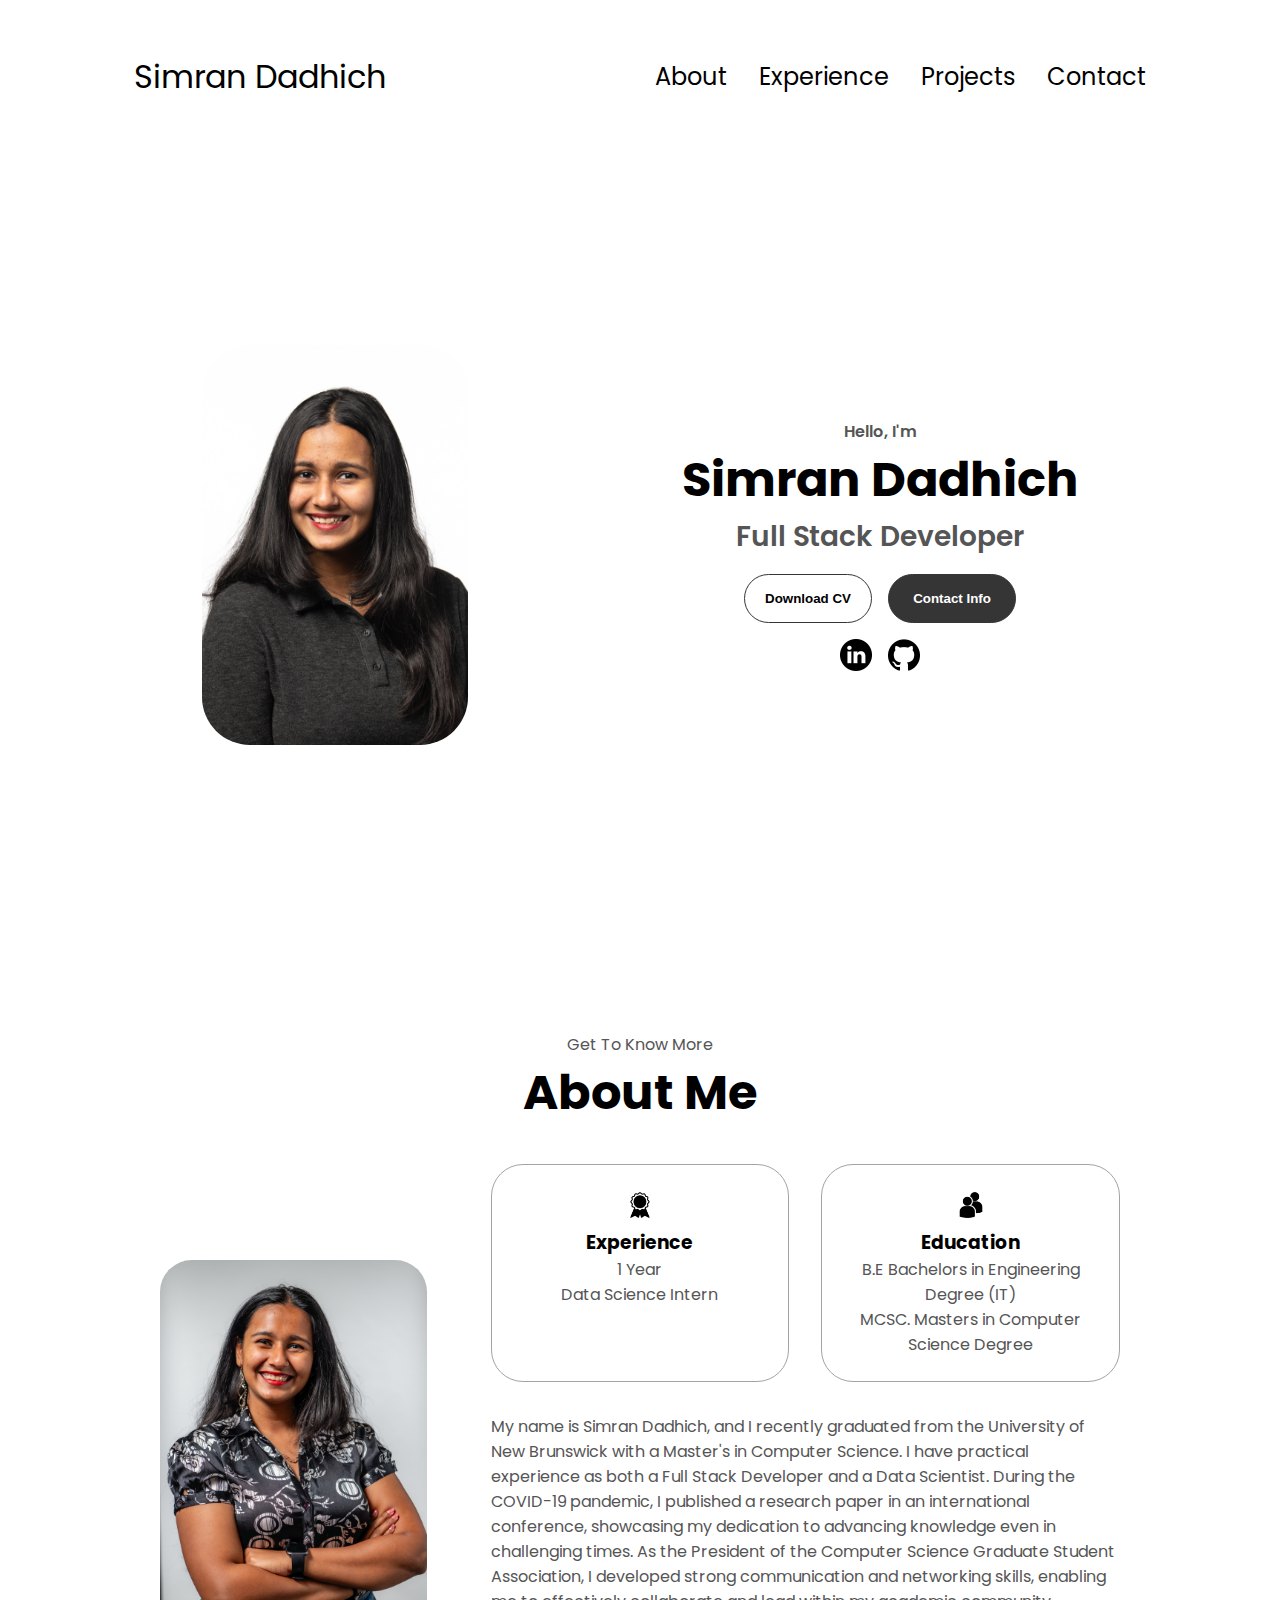
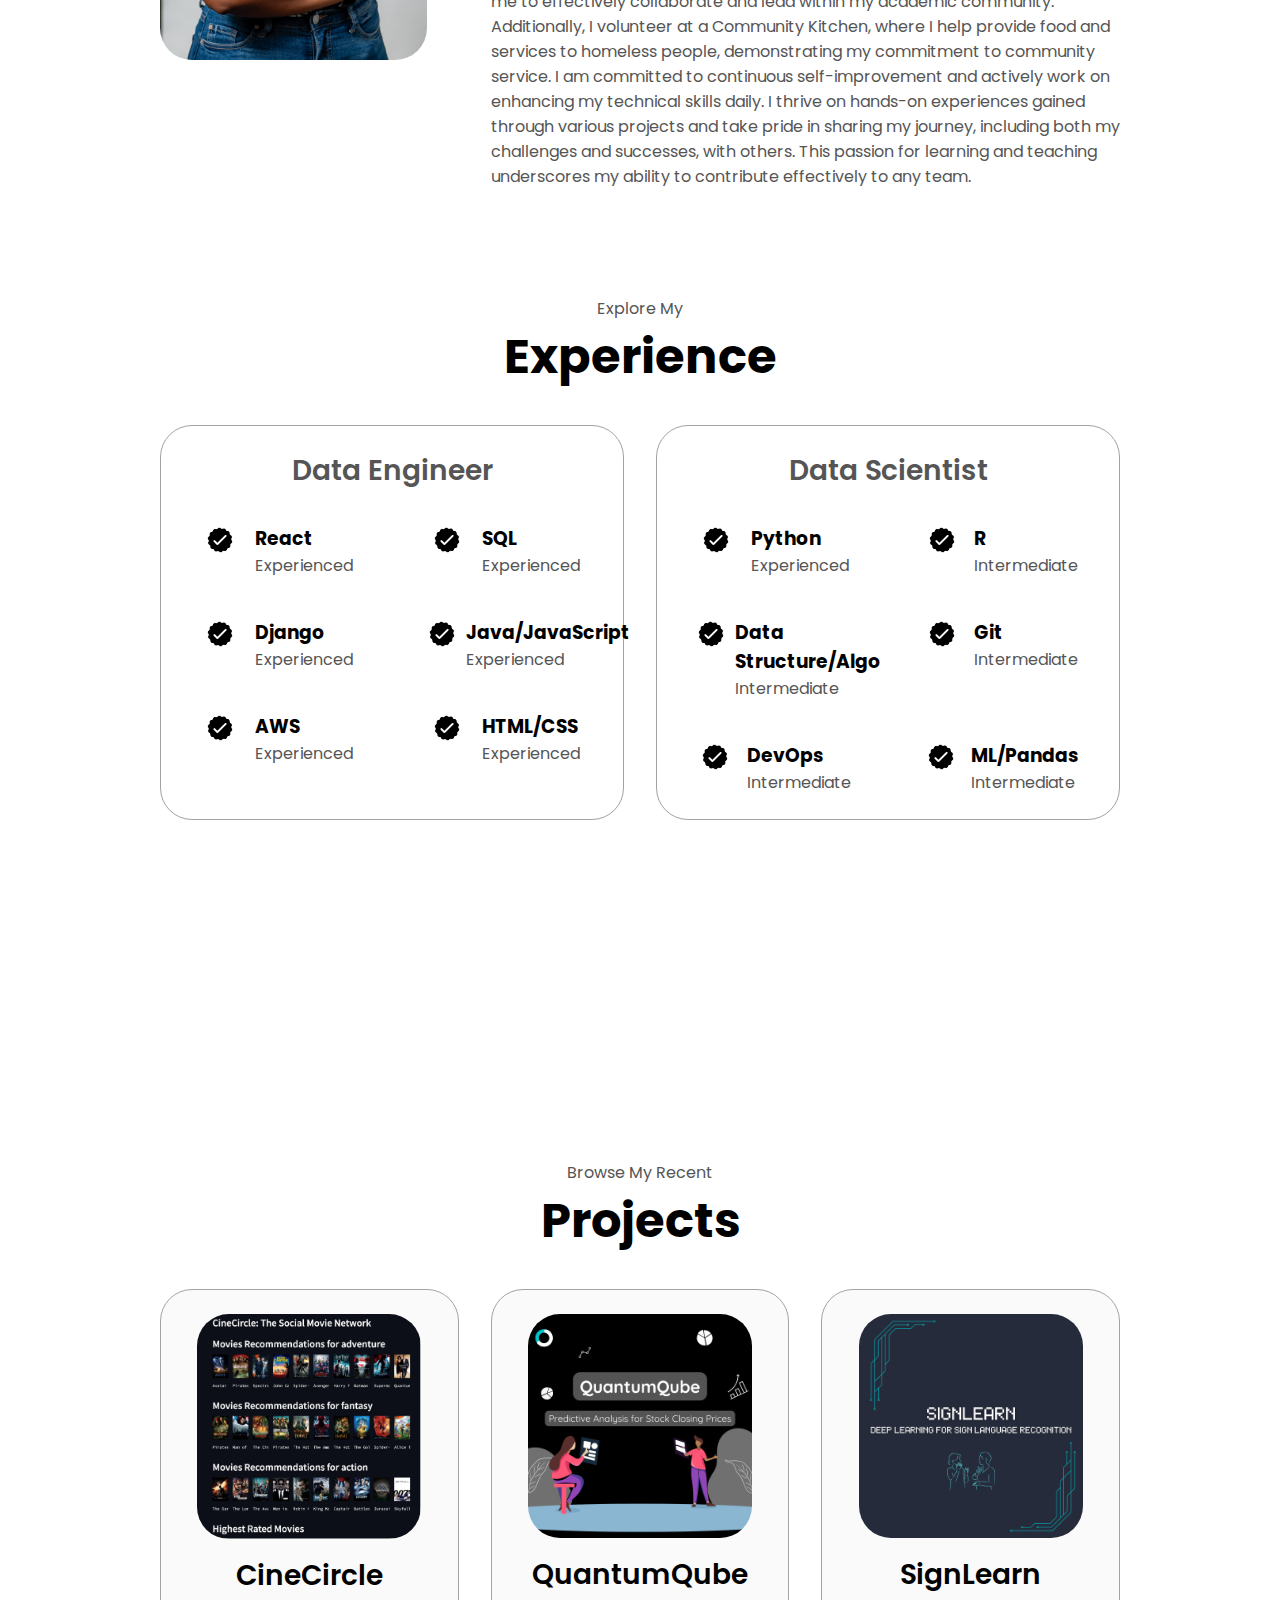
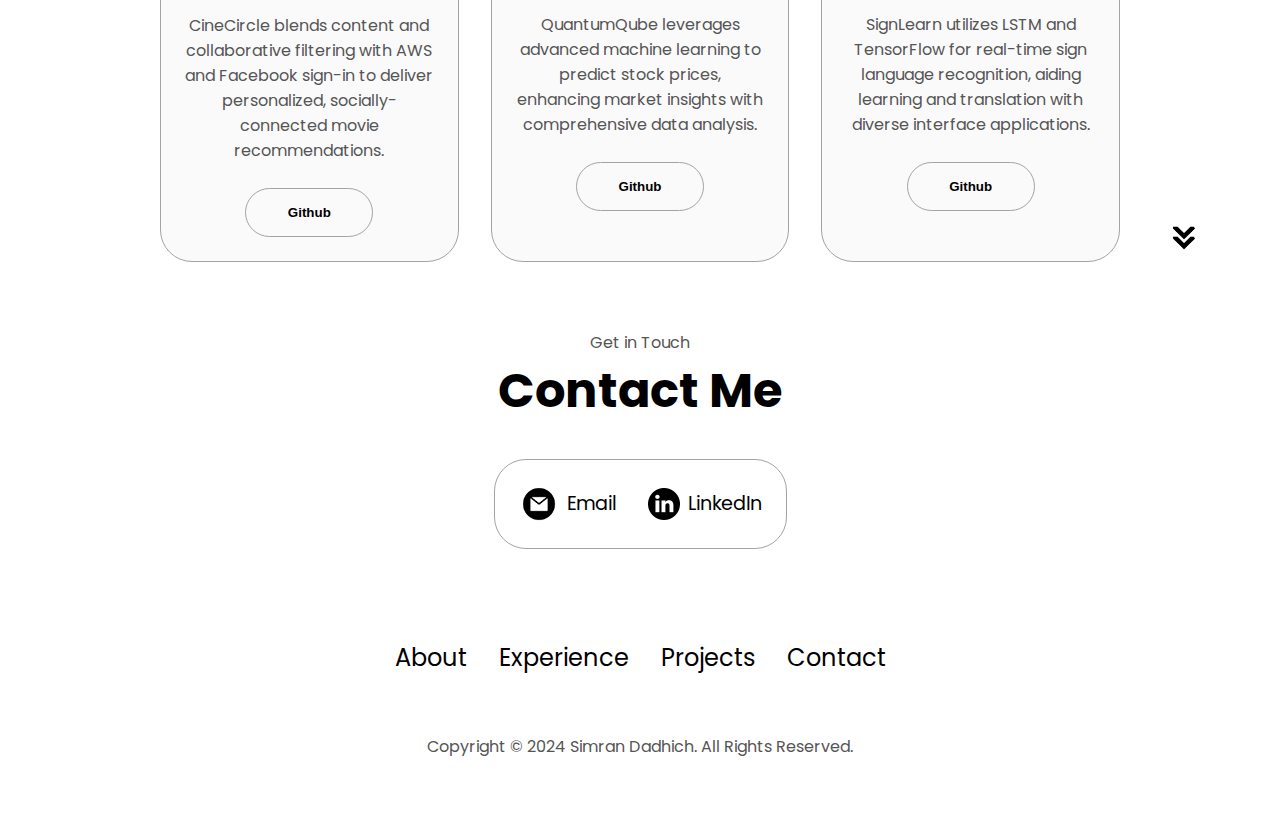
<file: index.html>
<!DOCTYPE html>
<html lang="en">
  <head>
    
    <meta charset="UTF-8" />
    <meta http-equiv="X-UA-Compatible" content="IE=edge" />
    <meta name="viewport" content="width=device-width, initial-scale=1.0" />
    <title>My Portfolio</title>
    <link rel="stylesheet" href="style.css" />
    <link rel="stylesheet" href="mediaqueries.css" />
  </head>
  
  <body>
    <nav id="desktop-nav">
      <div class="logo">Simran Dadhich</div>
      <div>
        <ul class="nav-links">
          <li><a href="#about">About</a></li>
          <li><a href="#experience">Experience</a></li>
          <li><a href="#projects">Projects</a></li>
          <li><a href="#contact">Contact</a></li>
        </ul>
      </div>
    </nav>
    <nav id="hamburger-nav">
      <div class="logo">Simran Dadhich</div>
      <div class="hamburger-menu">
        <div class="hamburger-icon" onclick="toggleMenu()">
          <span></span>
          <span></span>
          <span></span>
        </div>
        <div class="menu-links">
          <li><a href="#about" onclick="toggleMenu()">About</a></li>
          <li><a href="#experience" onclick="toggleMenu()">Experience</a></li>
          <li><a href="#projects" onclick="toggleMenu()">Projects</a></li>
          <li><a href="#contact" onclick="toggleMenu()">Contact</a></li>
        </div>
      </div>
    </nav>
    <section id="profile">
      <div class="section__pic-container">
        <img src="./assets/profile-pic.jpg" alt="Simran Dadhich profile picture" class="profile-picture"/>
      </div>
      <div class="section__text">
        <p class="section__text__p1">Hello, I'm</p>
        <h1 class="title">Simran Dadhich</h1>
        <p class="section__text__p2">Full Stack Developer</p>
        <div class="btn-container">
          <button
          onclick="window.open('https://drive.google.com/file/d/1jUqp2YFOhajPRFWSFDaArUomeqoNVC_d/view?usp=sharing')"
            class="btn btn-color-2"
            >
            Download CV
          </button>
          <button class="btn btn-color-1" onclick="location.href='./#contact'">
            Contact Info
          </button>
        </div>
        <div id="socials-container">
          <img
            src="./assets/linkedin.png"
            alt="My LinkedIn profile"
            class="icon"
            onclick="location.href='https://linkedin.com/in/simrandadhich/'"
          />
          <img
            src="./assets/github.png"
            alt="My Github profile"
            class="icon"
            onclick="location.href='https://github.com/Simran2147'"
          />
        </div>
      </div>
    </section>
    <section id="about">
      <p class="section__text__p1">Get To Know More</p>
      <h1 class="title">About Me</h1>
      <div class="section-container">
        <div class="section__pic-container">
          <img
            src="./assets/about-pic.jpg"
            alt="Profile picture"
            class="about-pic"
          />
        </div>
        <div class="about-details-container">
          <div class="about-containers">
            <div class="details-container">
              <img
                src="./assets/experience.png"
                alt="Experience icon"
                class="icon"
              />
              <h3>Experience</h3>
              <p>1 Year  <br />Data Science Intern</p>
            </div>
            <div class="details-container">
              <img
                src="./assets/education.png"
                alt="Education icon"
                class="icon"
              />
              <h3>Education</h3>
              <p>B.E Bachelors in Engineering Degree (IT) <br /> MCSC. Masters in Computer Science Degree</p>
            </div>
          </div>
          <div class="text-container">
            <p>
              My name is Simran Dadhich, and I recently graduated from the University of New Brunswick with a Master's in Computer Science.
              I have practical experience as both a Full Stack Developer and a Data Scientist. During the COVID-19 pandemic, I published a research paper in an international conference, showcasing my dedication to advancing knowledge even in challenging times. 
              As the President of the Computer Science Graduate Student Association, I developed strong communication and networking skills, enabling me to effectively collaborate and lead within my academic community.
              Additionally, I volunteer at a Community Kitchen, where I help provide food and services to homeless people, demonstrating my commitment to community service. I am committed to continuous self-improvement and actively work on enhancing my technical skills daily. 
              I thrive on hands-on experiences gained through various projects and take pride in sharing my journey, including both my challenges and successes, with others. This passion for learning and teaching underscores my ability to contribute effectively to any team.
            </p>
          </div>
        </div>
      </div>
     
    </section>
    <section id="experience">
      <p class="section__text__p1">Explore My</p>
      <h1 class="title">Experience</h1>
      <div class="experience-details-container">
        <div class="about-containers">
          <div class="details-container">
            <h2 class="experience-sub-title">Data Engineer</h2>
            <div class="article-container">
              <article>
                <img
                  src="./assets/checkmark.png"
                  alt="Experience icon"
                  class="icon"
                />
                <div>
                  <h3>React</h3>
                  <p>Experienced</p>
                </div>
              </article>
              <article>
                <img
                  src="./assets/checkmark.png"
                  alt="Experience icon"
                  class="icon"
                />
                <div>
                  <h3>SQL</h3>
                  <p>Experienced</p>
                </div>
              </article>
              <article>
                <img
                  src="./assets/checkmark.png"
                  alt="Experience icon"
                  class="icon"
                />
                <div>
                  <h3>Django</h3>
                  <p>Experienced</p>
                </div>
              </article>
              <article>
                <img
                  src="./assets/checkmark.png"
                  alt="Experience icon"
                  class="icon"
                />
                <div>
                  <h3>Java/JavaScript</h3>
                  <p>Experienced</p>
                </div>
              </article>
              <article>
                <img
                  src="./assets/checkmark.png"
                  alt="Experience icon"
                  class="icon"
                />
                <div>
                  <h3>AWS</h3>
                  <p>Experienced</p>
                </div>
              </article>
              <article>
                <img
                  src="./assets/checkmark.png"
                  alt="Experience icon"
                  class="icon"
                />
                <div>
                  <h3>HTML/CSS</h3>
                  <p>Experienced</p>
                </div>
              </article>
            </div>
          </div>
          <div class="details-container">
            <h2 class="experience-sub-title">Data Scientist</h2>
            <div class="article-container">
              <article>
                <img
                  src="./assets/checkmark.png"
                  alt="Experience icon"
                  class="icon"
                />
                <div>
                  <h3>Python</h3>
                  <p>Experienced</p>
                </div>
              </article>
              <article>
                <img
                  src="./assets/checkmark.png"
                  alt="Experience icon"
                  class="icon"
                />
                <div>
                  <h3>R</h3>
                  <p>Intermediate</p>
                </div>
              </article>
              <article>
                <img
                  src="./assets/checkmark.png"
                  alt="Experience icon"
                  class="icon"
                />
                <div>
                  <h3>Data Structure/Algo</h3>
                  <p>Intermediate</p>
                </div>
              </article>
              <article>
                <img
                  src="./assets/checkmark.png"
                  alt="Experience icon"
                  class="icon"
                />
                <div>
                  <h3>Git</h3>
                  <p>Intermediate</p>
                </div>
              </article>
              <article>
                <img
                  src="./assets/checkmark.png"
                  alt="Experience icon"
                  class="icon"
                />
                <div>
                  <h3>DevOps</h3>
                  <p>Intermediate</p>
                </div>
              </article>
              <article>
                <img
                  src="./assets/checkmark.png"
                  alt="Experience icon"
                  class="icon"
                />
                <div>
                  <h3>ML/Pandas</h3>
                  <p>Intermediate</p>
                </div>
              </article>
            </div>
          </div>
        </div>
      </div>
    </section>
    <section id="projects">
      <p class="section__text__p1">Browse My Recent</p>
      <h1 class="title">Projects</h1>
      <div class="experience-details-container">
        <div class="about-containers">
          <div class="details-container color-container">
            <div class="article-container">
              <img
                src="./assets/projects/cinecircle.png"
                alt="cinecircle"
                class="project-img"
              />
            </div>
            <h2 class="experience-sub-title project-title">CineCircle</h2>
            <div class="text-container">
              <p>
                CineCircle blends content and collaborative filtering with AWS and Facebook sign-in to deliver personalized, 
                socially-connected movie recommendations.
              </p>  
              <br>
            </div>
            <div class="btn-container">
              <button
                class="btn btn-color-2 project-btn"
                onclick="window.open('https://github.com/Simran2147/CineCircle-The-Social-Movie-Network')"
              >
                Github
              </button>
              
            </div>
          </div>
          <div class="details-container color-container">
            <div class="article-container">
              <img
                src="./assets/projects/QuantumQube.png"
                alt="QuantumQube"
                class="project-img"
              />
            </div>
            <h2 class="experience-sub-title project-title">QuantumQube</h2>
            <div class="text-container">
              <p>
                QuantumQube leverages advanced machine learning to predict stock prices, enhancing market 
                insights with comprehensive data analysis.
              </p>
              <br>
            </div>
            <div class="btn-container">
              <button
                class="btn btn-color-2 project-btn"
                onclick="window.open('https://github.com/Simran2147/QuantumQube-Stock-Prediction')"
              >
                Github
              </button>
              
            </div>
          </div>
          <div class="details-container color-container">
            <div class="article-container">
              <img
                src="./assets/projects/SignLearn.png"
                alt="SignLearn"
                class="project-img"
              />
            </div>
            <h2 class="experience-sub-title project-title">SignLearn</h2>
            <div class="text-container">
              <p>
                SignLearn utilizes LSTM and TensorFlow for real-time sign language
                recognition, aiding learning and translation with diverse interface applications.
              </p>
              <br>
            </div>
            <div class="btn-container">
              <button
                class="btn btn-color-2 project-btn"
                onclick="window.open('https://github.com/Simran2147')"
              >
                Github
              </button>
              
            </div>
          </div>
        </div>
      </div>
      <img
        src="./assets/arrow.png"
        alt="Arrow icon"
        class="icon arrow"
        onclick="location.href='projects.html'"
      />
    </section>
    <section id="contact">
      <p class="section__text__p1">Get in Touch</p>
      <h1 class="title">Contact Me</h1>
      <div class="contact-info-upper-container">
        <div class="contact-info-container">
          <img
            src="./assets/email.png"
            alt="Email icon"
            class="icon contact-icon email-icon"
          />
          <p><a href="mailto:simrandadhich88@gmail.com">Email</a></p>
        </div>
        <div class="contact-info-container">
          <img
            src="./assets/linkedin.png"
            alt="LinkedIn icon"
            class="icon contact-icon"
          />
          <p><a href="https://linkedin.com/in/simrandadhich/">LinkedIn</a></p>
        </div>
      </div>
    </section>
    <footer>
      <nav>
        <div class="nav-links-container">
          <ul class="nav-links">
            <li><a href="#about">About</a></li>
            <li><a href="#experience">Experience</a></li>
            <li><a href="#projects">Projects</a></li>
            <li><a href="#contact">Contact</a></li>
          </ul>
        </div>
      </nav>
      <p>Copyright &#169; 2024 Simran Dadhich. All Rights Reserved.</p>
    </footer>
    <script src="script.js"></script>
  </body>
</html>
</file>
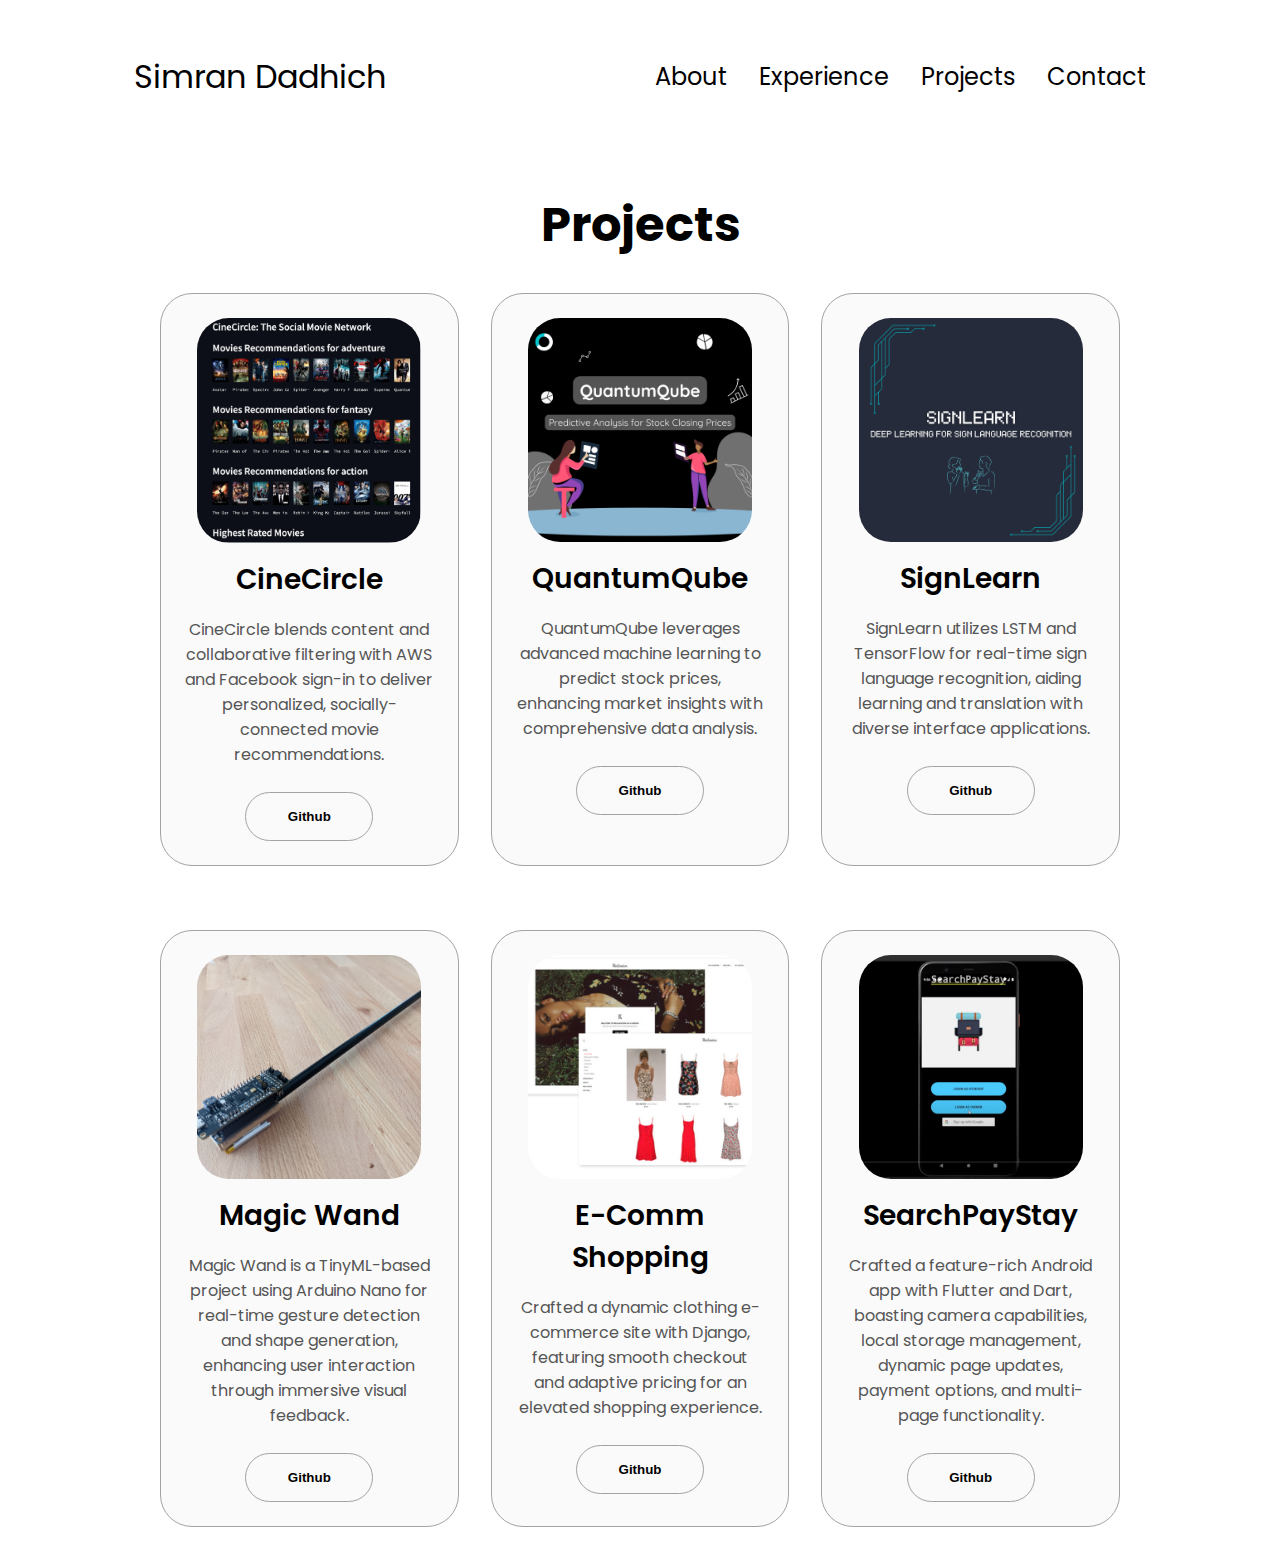
<file: projects.html>
<!DOCTYPE html>
<html lang="en">
  <head>
    
    <meta charset="UTF-8" />
    <meta http-equiv="X-UA-Compatible" content="IE=edge" />
    <meta name="viewport" content="width=device-width, initial-scale=1.0" />
    <title>My Portfolio</title>
    <link rel="stylesheet" href="style.css" />
    <link rel="stylesheet" href="mediaqueries.css" />
  </head>
  
  <body>
    <nav id="desktop-nav">
      <div class="logo" onclick="location.href='index.html'">Simran Dadhich</div>
      <div>
        <ul class="nav-links">
          <li><a href="index.html#about">About</a></li>
          <li><a href="index.html#experience">Experience</a></li>
          <li><a href="index.html#projects">Projects</a></li>
          <li><a href="index.html#contact">Contact</a></li>
        </ul>
      </div>
    </nav>
    <nav id="hamburger-nav">
      <div class="logo">Simran Dadhich</div>
      <div class="hamburger-menu">
        <div class="hamburger-icon" onclick="toggleMenu()">
          <span></span>
          <span></span>
          <span></span>
        </div>
        <div class="menu-links">
          <li><a href="index.html#about" onclick="toggleMenu()">About</a></li>
          <li><a href="index.html#experience" onclick="toggleMenu()">Experience</a></li>
          <li><a href="index.html#projects" onclick="toggleMenu()">Projects</a></li>
          <li><a href="index.html#contact" onclick="toggleMenu()">Contact</a></li>
        </div>
      </div>
    </nav>
    <section id="projects">
       
        <h1 class="title">Projects</h1>


        <!-- 1st Row -->
        <div class="experience-details-container">
          <div class="about-containers">
            <div class="details-container color-container">
              <div class="article-container">
                <img
                  src="./assets/projects/cinecircle.png"
                  alt="cinecircle"
                  class="project-img"
                />
              </div>
              <h2 class="experience-sub-title project-title">CineCircle</h2>
              <div class="text-container">
                <p>
                  CineCircle blends content and collaborative filtering with AWS and Facebook sign-in to deliver personalized, 
                  socially-connected movie recommendations.
                </p>  
                <br>
              </div>
              <div class="btn-container">
                <button
                  class="btn btn-color-2 project-btn"
                  onclick="window.open('https://github.com/Simran2147/CineCircle-The-Social-Movie-Network')"
                >
                  Github
                </button>
                
              </div>
            </div>
            <div class="details-container color-container">
              <div class="article-container">
                <img
                  src="./assets/projects/QuantumQube.png"
                  alt="QuantumQube"
                  class="project-img"
                />
              </div>
              <h2 class="experience-sub-title project-title">QuantumQube</h2>
              <div class="text-container">
                <p>
                  QuantumQube leverages advanced machine learning to predict stock prices, enhancing market 
                  insights with comprehensive data analysis.
                </p>
                <br>
              </div>
              <div class="btn-container">
                <button
                  class="btn btn-color-2 project-btn"
                  onclick="window.open('https://github.com/Simran2147/QuantumQube-Stock-Prediction')"
                >
                  Github
                </button>
                
              </div>
            </div>
            <div class="details-container color-container">
              <div class="article-container">
                <img
                  src="./assets/projects/SignLearn.png"
                  alt="SignLearn"
                  class="project-img"
                />
              </div>
              <h2 class="experience-sub-title project-title">SignLearn</h2>
              <div class="text-container">
                <p>
                  SignLearn utilizes LSTM and TensorFlow for real-time sign language
                  recognition, aiding learning and translation with diverse interface applications.
                </p>
                <br>
              </div>
              <div class="btn-container">
                <button
                  class="btn btn-color-2 project-btn"
                  onclick="window.open('https://github.com/Simran2147')"
                >
                  Github
                </button>
                
              </div>
            </div>
          </div>
        </div>
       

        <!-- 2nd Row -->

        <div class="experience-details-container">
            <div class="about-containers">
              <div class="details-container color-container">
                <div class="article-container">
                  <img
                    src="./assets/projects/magicwand.png"
                    alt="magicwand"
                    class="project-img"
                  />
                </div>
                <h2 class="experience-sub-title project-title">Magic Wand</h2>
                <div class="text-container">
                  <p>
                    Magic Wand is a TinyML-based project using Arduino Nano for real-time gesture detection and shape generation, 
                    enhancing user interaction through immersive visual feedback.
                  </p>  
                  <br>
                </div>
                <div class="btn-container">
                  <button
                    class="btn btn-color-2 project-btn"
                    onclick="window.open('https://github.com/Simran2147')"
                  >
                    Github
                  </button>
                  
                </div>
              </div>
              <div class="details-container color-container">
                <div class="article-container">
                  <img
                    src="./assets/projects/ecommerce-website.png"
                    alt="E-Comm Shopping"
                    class="project-img"
                  />
                </div>
                <h2 class="experience-sub-title project-title">E-Comm Shopping</h2>
                <div class="text-container">
                  <p>
                    Crafted a dynamic clothing e-commerce site with Django, featuring smooth checkout 
                    and adaptive pricing for an elevated shopping experience.
                  </p>
                  <br>
                </div>
                <div class="btn-container">
                  <button
                    class="btn btn-color-2 project-btn"
                    onclick="window.open('https://github.com/Simran2147/E-com-Django-Shopping-website')"
                  >
                    Github
                  </button>
                  
                </div>
              </div>
              <div class="details-container color-container">
                <div class="article-container">
                  <img
                    src="./assets/projects/SearchPayStay.png"
                    alt="Search-Pay-Stay"
                    class="project-img"
                  />
                </div>
                <h2 class="experience-sub-title project-title">SearchPayStay</h2>
                <div class="text-container">
                  <p>
                    Crafted a feature-rich Android app with Flutter and Dart, boasting camera capabilities, local
                    storage management, dynamic page updates, payment options, and multi-page functionality.
                  </p>
                  <br>
                </div>
                <div class="btn-container">
                  <button
                    class="btn btn-color-2 project-btn"
                    onclick="window.open('https://github.com/Simran2147')"
                  >
                    Github
                  </button>
                  
                </div>
              </div>
            </div>
          </div>
         
        
        
        
      </section>
</file>
<file: style.css>
/* GENERAL */

@import url("https://fonts.googleapis.com/css2?family=Poppins:wght@300;400;500;600&display=swap");

* {
  margin: 0;
  padding: 0;
}

body {
  font-family: "Poppins", sans-serif;
}

html {
  scroll-behavior: smooth;
}

p {
  color: rgb(85, 85, 85);
}

/* TRANSITION */

a,
.btn {
  transition: all 300ms ease;
}

/* DESKTOP NAV */

nav,
.nav-links {
  display: flex;
}

nav {
  justify-content: space-around;
  align-items: center;
  height: 17vh;
}

.nav-links {
  gap: 2rem;
  list-style: none;
  font-size: 1.5rem;
}

a {
  color: black;
  text-decoration: none;
  text-decoration-color: white;
}

a:hover {
  color: grey;
  text-decoration: underline;
  text-underline-offset: 1rem;
  text-decoration-color: rgb(181, 181, 181);
}

.logo {
  font-size: 2rem;
}

.logo:hover {
  cursor: default;
}

/* HAMBURGER MENU */

#hamburger-nav {
  display: none;
}

.hamburger-menu {
  position: relative;
  display: inline-block;
}

.hamburger-icon {
  display: flex;
  flex-direction: column;
  justify-content: space-between;
  height: 24px;
  width: 30px;
  cursor: pointer;
}

.hamburger-icon span {
  width: 100%;
  height: 2px;
  background-color: black;
  transition: all 0.3 ease-in-out;
}

.menu-links {
  position: absolute;
  top: 100%;
  right: 0;
  background-color: white;
  width: fit-content;
  max-height: 0;
  overflow: hidden;
  transition: all 0.3 ease-in-out;
}

.menu-links a {
  display: block;
  padding: 10px;
  text-align: center;
  font-size: 1.5rem;
  color: black;
  text-decoration: none;
  transition: all 0.3 ease-in-out;
}

.menu-links li {
  list-style: none;
}

.menu-links.open {
  max-height: 300px;
}

.hamburger-icon.open span:first-child {
  transform: rotate(45deg) translate(10px, 5px);
}

.hamburger-icon.open span:nth-child(2) {
  opacity: 0;
}

.hamburger-icon.open span:last-child {
  transform: rotate(-45deg) translate(10px, -5px);
}

.hamburger-icon span:first-child {
  transform: none;
}

.hamburger-icon span:first-child {
  opacity: 1;
}

.hamburger-icon span:first-child {
  transform: none;
}

/* SECTIONS */

section {
  padding-top: 4vh;
  height: 96vh;
  margin: 0 10rem;
  box-sizing: border-box;
  min-height: fit-content;
}

.section-container {
  display: flex;
}

/* PROFILE SECTION */

#profile {
  display: flex;
  justify-content: center;
  gap: 5rem;
  height: 80vh;
}

.section__pic-container {
  display: flex;
  height: 400px;
  width: 400px;
  margin: auto 0;
  border: 2 rem;
}

.profile-picture{
  border-radius: 3rem;
}

.section__text {
  align-self: center;
  text-align: center;
}

.section__text p {
  font-weight: 600;
}

.section__text__p1 {
  text-align: center;
}

.section__text__p2 {
  font-size: 1.75rem;
  margin-bottom: 1rem;
}

.title {
  font-size: 3rem;
  text-align: center;
}

#socials-container {
  display: flex;
  justify-content: center;
  margin-top: 1rem;
  gap: 1rem;
}

/* ICONS */

.icon {
  cursor: pointer;
  height: 2rem;
}

/* BUTTONS */

.btn-container {
  display: flex;
  justify-content: center;
  gap: 1rem;
}

.btn {
  font-weight: 600;
  transition: all 300ms ease;
  padding: 1rem;
  width: 8rem;
  border-radius: 2rem;
}

.btn-color-1,
.btn-color-2 {
  border: rgb(53, 53, 53) 0.1rem solid;
}

.btn-color-1:hover,
.btn-color-2:hover {
  cursor: pointer;
}

.btn-color-1,
.btn-color-2:hover {
  background: rgb(53, 53, 53);
  color: white;
}

.btn-color-1:hover {
  background: rgb(0, 0, 0);
}

.btn-color-2 {
  background: none;
}

.btn-color-2:hover {
  border: rgb(255, 255, 255) 0.1rem solid;
}

.btn-container {
  gap: 1rem;
}

/* ABOUT SECTION */

#about {
  position: relative;
}

.about-containers {
  gap: 2rem;
  margin-bottom: 2rem;
  margin-top: 2rem;
}

.about-details-container {
  justify-content: center;
  flex-direction: column;
}

.about-containers,
.about-details-container {
  display: flex;
}

.about-pic {
  border-radius: 2rem;
}

.arrow {
  position: absolute;
  right: -5rem;
  bottom: 2.5rem;
}

.details-container {
  padding: 1.5rem;
  flex: 1;
  background: white;
  border-radius: 2rem;
  border: rgb(53, 53, 53) 0.1rem solid;
  border-color: rgb(163, 163, 163);
  text-align: center;
}

.section-container {
  gap: 4rem;
  height: 80%;
}

.section__pic-container {
  height: 400px;
  width: 400px;
  margin: auto 0;
}

/* EXPERIENCE SECTION */

#experience {
  position: relative;
}

.experience-sub-title {
  color: rgb(85, 85, 85);
  font-weight: 600;
  font-size: 1.75rem;
  margin-bottom: 2rem;
}

.experience-details-container {
  display: flex;
  justify-content: center;
  flex-direction: column;
}

.article-container {
  display: flex;
  text-align: initial;
  flex-wrap: wrap;
  flex-direction: row;
  gap: 2.5rem;
  justify-content: space-around;
}

article {
  display: flex;
  width: 10rem;
  justify-content: space-around;
  gap: 0.5rem;
}

article .icon {
  cursor: default;
}

/* PROJECTS SECTION */

#projects {
  position: relative;
}

.color-container {
  border-color: rgb(163, 163, 163);
  background: rgb(250, 250, 250);
}

.project-img {
  border-radius: 2rem;
  width: 90%;
  height: 90%;
}

.project-title {
  margin: 1rem;
  color: black;
}

.project-btn {
  color: black;
  border-color: rgb(163, 163, 163);
}

/* CONTACT */

#contact {
  display: flex;
  justify-content: center;
  flex-direction: column;
  height: 70vh;
}

.contact-info-upper-container {
  display: flex;
  justify-content: center;
  border-radius: 2rem;
  border: rgb(53, 53, 53) 0.1rem solid;
  border-color: rgb(163, 163, 163);
  background: (250, 250, 250);
  margin: 2rem auto;
  padding: 0.5rem;
}

.contact-info-container {
  display: flex;
  align-items: center;
  justify-content: center;
  gap: 0.5rem;
  margin: 1rem;
}

.contact-info-container p {
  font-size: larger;
}

.contact-icon {
  cursor: default;
}

.email-icon {
  height: 2.5rem;
}

/* FOOTER SECTION */

footer {
  height: 26vh;
  margin: 0 1rem;
}

footer p {
  text-align: center;
}
</file>
<file: mediaqueries.css>
@media screen and (max-width: 1400px) {
  #profile {
    height: 83vh;
    margin-bottom: 6rem;
  }
  .about-containers {
    flex-wrap: wrap;
  }
  #contact,
  #projects {
    height: fit-content;
  }
}

@media screen and (max-width: 1200px) {
  #desktop-nav {
    display: none;
  }
  #hamburger-nav {
    display: flex;
  }
  #experience,
  .experience-details-container {
    margin-top: 2rem;
  }
  #profile,
  .section-container {
    display: block;
  }
  .arrow {
    display: none;
  }
  section,
  .section-container {
    height: fit-content;
  }
  section {
    margin: 0 5%;
  }
  .section__pic-container {
    width: 275px;
    height: 275px;
    margin: 0 auto 2rem;
  }
  .about-containers {
    margin-top: 0;
  }
}

@media screen and (max-width: 600px) {
  #contact,
  footer {
    height: 40vh;
  }
  #profile {
    height: 83vh;
    margin-bottom: 0;
  }
  article {
    font-size: 1rem;
  }
  footer nav {
    height: fit-content;
    margin-bottom: 2rem;
  }
  .about-containers,
  .contact-info-upper-container,
  .btn-container {
    flex-wrap: wrap;
  }
  .contact-info-container {
    margin: 0;
  }
  .contact-info-container p,
  .nav-links li a {
    font-size: 1rem;
  }
  .experience-sub-title {
    font-size: 1.25rem;
  }
  .logo {
    font-size: 1.5rem;
  }
  .nav-links {
    flex-direction: column;
    gap: 0.5rem;
    text-align: center;
  }
  .section__pic-container {
    width: auto;
    height: 46vw;
    justify-content: center;
  }
  .section__text__p2 {
    font-size: 1.25rem;
  }
  .title {
    font-size: 2rem;
  }
  .text-container {
    text-align: justify;
  }
}
</file>
